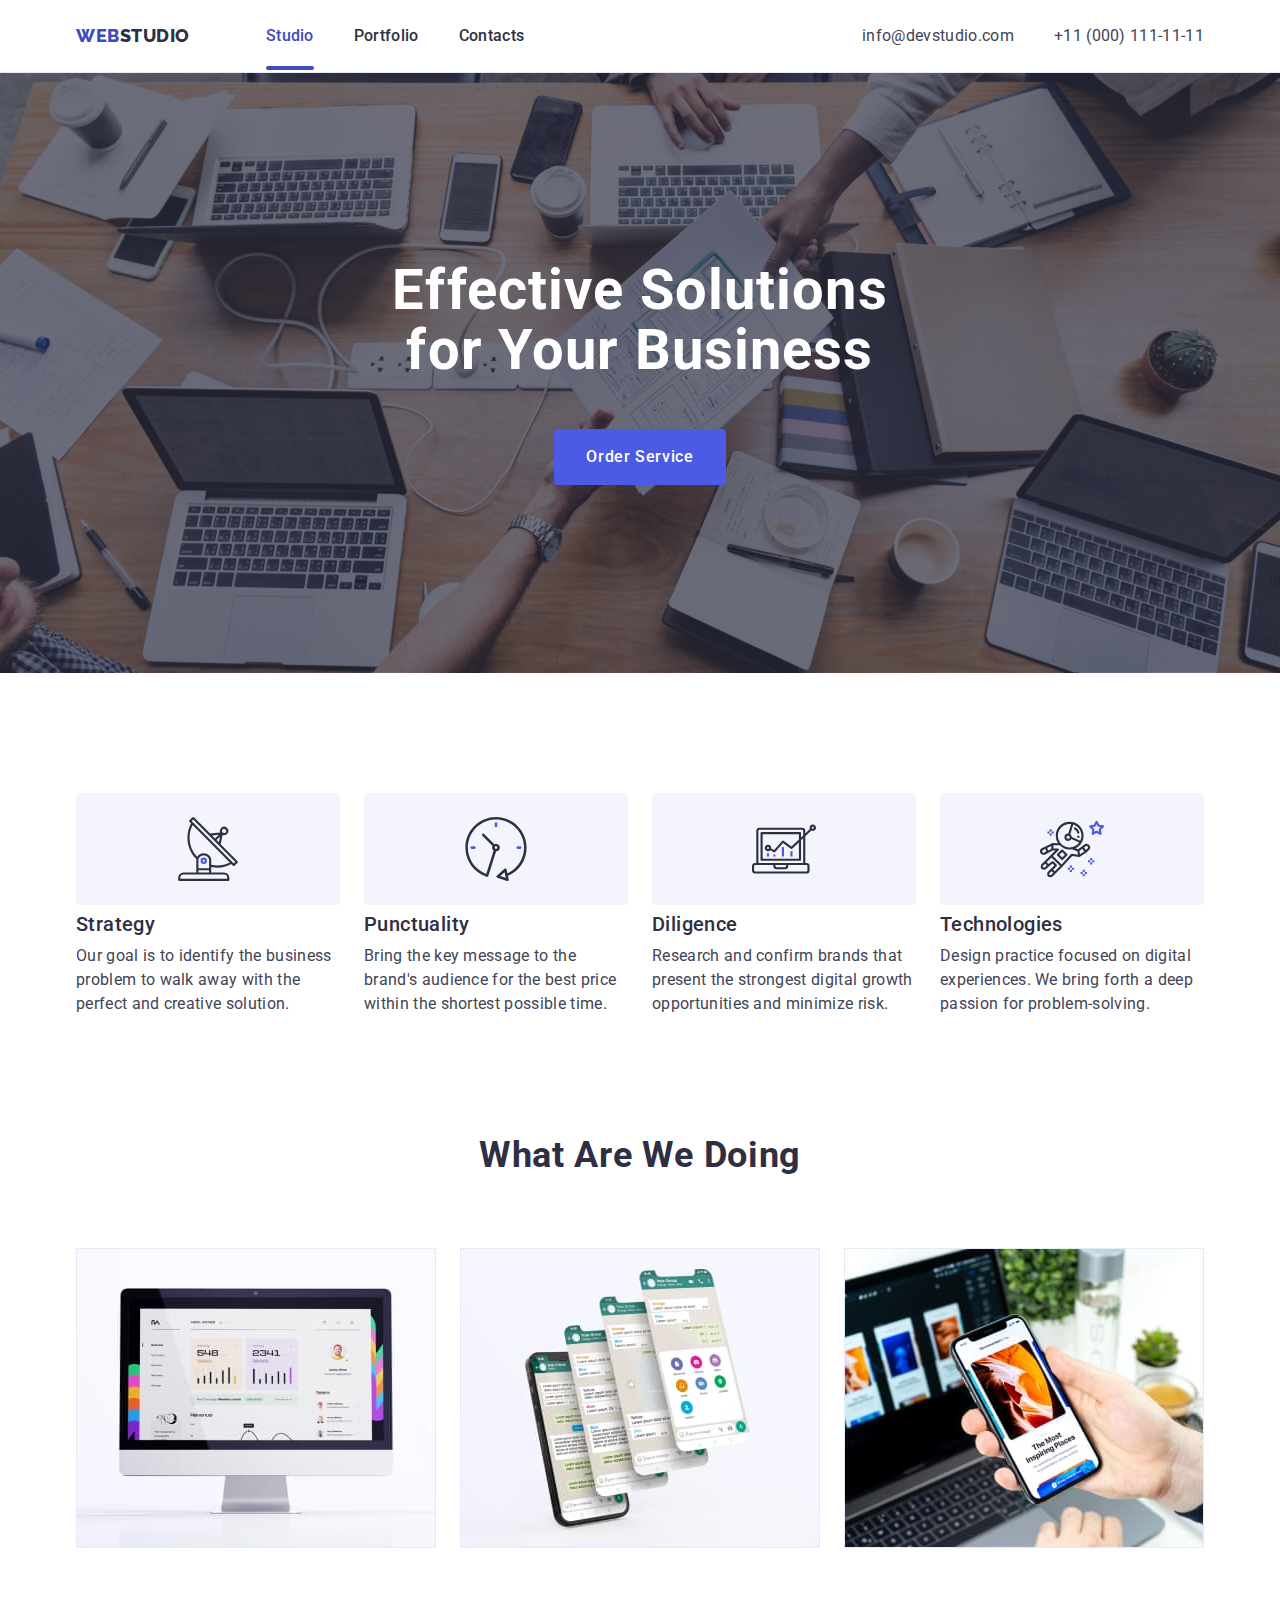
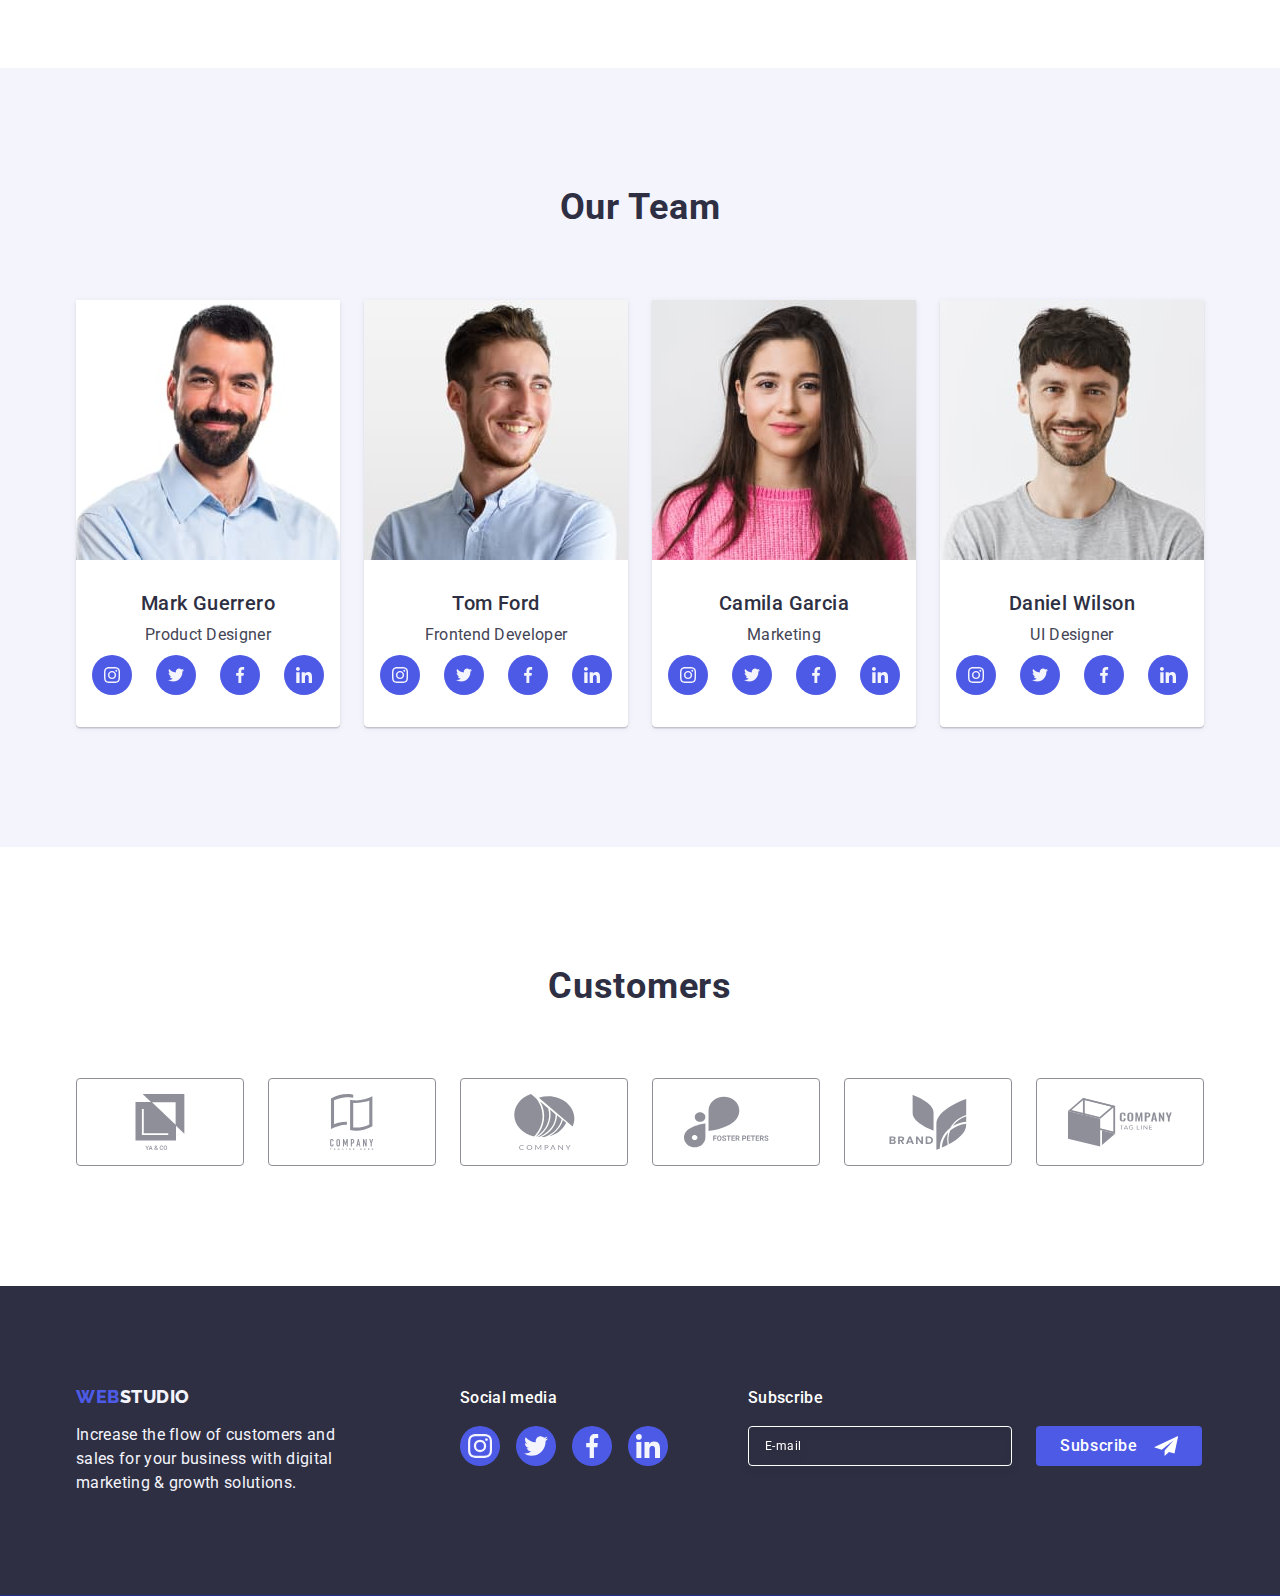
<file: index.html>
<!DOCTYPE html>
<html lang="en">
<head>
    <meta charset="UTF-8">
    <meta http-equiv="X-UA-Compatible" content="IE=edge">
    <meta name="viewport" content="width=device-width, initial-scale=1.0">
    <title>Homework #2</title>
    <link rel="preconnect" href="https://fonts.googleapis.com">
    <link rel="preconnect" href="https://fonts.gstatic.com" crossorigin>
    <link href="https://fonts.googleapis.com/css2?family=Montserrat:wght@700&family=Raleway:wght@800&family=Roboto:wght@400;500;700;900&display=swap" rel="stylesheet">
    <link rel="stylesheet" href="https://cdnjs.cloudflare.com/ajax/libs/modern-normalize/1.1.0/modern-normalize.min.css">
    <link rel="stylesheet" href="./css/styles.css">
    <link rel="stylesheet" type="text/css" href="./css/styles.css">
    
</head>


<body class="body">
  
    <header class="page-header">
      <div class="page-header-container container">
        <nav class="page-navigation">
          <a class="page-header-logo link " href="./index.html">Web<span class="span">Studio</span></a>
          
          <ul class="header-menu list">
            <li><a class="header-menu-list link line new-color" href="./index.html">Studio</a></li>
            <li ><a class="header-menu-list link " href="./portfolio.html">Portfolio</a></li>
            <li ><a class="header-menu-list link " href="" >Contacts</a></li>
          </ul>
          </nav>
          <address class="adress">
            <ul class="adress-header list">
              <li><a class="adress-contact-mail link " href="mailto:info@devstudio.com">info@devstudio.com</a></li>
              <li><a class="adress-contact-mail link " href="tel:+110001111111">+11 (000) 111-11-11</a></li>
            </ul>
          </address>
      </div>
    </header>
    
    
 

    <main class="main-page">
      <section class="first-section section">
        <div class="container">
              <h1 class="main-header">Effective Solutions
              for Your Business</h1>
              <button class="modal-open-btn" type="button" data-modal-open>
                Order Service
              </button>   
            </div>
      </section>
<!-- new -->
  

      <section class="secend-section section">
        <div class="container">
        <h2 class="feateres" hidden>features</h2>
        <ul class="list gap-secend">
          <li class="secent-section-block-first list">
            <div class="new-secend-div">
            <svg class="secend-section-box" aria-label="іконка антенна" width="64" height="64">
              <use  href="./images/icons.svg#icon-antenna"  class="secend-section-icon" ></use>
             </svg>
            </div>
            <h3 class="satellite header-text">Strategy</h3>
            <p class="text-rob">Our goal is to identify the business
              problem to walk away with the perfect and creative solution. </p>
          </li>

          <li class="secent-section-block-first list">
            <div class="new-secend-div">
            <svg class="secend-section-box" aria-label="іконка часи" width="64" height="64" >
              <use  href="./images/icons.svg#icon-clock"  class="secend-section-icon" ></use>
             </svg>
            </div>
             <h3 class="satellite header-text">Punctuality</h3>
            <p class="text-rob">Bring the key message to the brand's audience for the best price within the shortest possible time.</p>
          </li>

          <li class="secent-section-block-first list">
            <div class="new-secend-div">
            <svg class="secend-section-box" aria-label="іконка діаграма" width="64" height="64">
              <use  href="./images/icons.svg#icon-diagram"  class="secend-section-icon" ></use>
             </svg>
            </div>
             <h3 class="header-text">Diligence</h3>
            <p class="text-rob">Research and confirm brands that present the strongest digital growth opportunities and minimize risk.</p>
          </li>

          <li class="secent-section-block-first list">
            <div class="new-secend-div">
            <svg class="secend-section-box" aria-label="іконка астронафт" width="64" height="64">
              <use  href="./images/icons.svg#icon-astronaut"  class="secend-section-icon" ></use>
             </svg>
            </div>
             <h3 class="header-text">Technologies</h3>
            <p class="text-rob">Design practice focused on digital experiences. We bring forth a deep passion for problem-solving.</p>
          </li>
        </ul>
        </div>
      </section>

      <section class="three-section section">
        <div class="container">
        <h2 class="header-section-three">What are we doing</h2>
        <ul class="three-section-page list">
          <li class="list-one">
            <img class="three-section-img-one" src="./images/section1/squoosh/mac.jpg" 
            alt="sites"
            height="300"
            width="360">
          </li>

          <li class="list-one">
            <img class="three-section-img-two" src="./images/section1/squoosh/tel.jpg" 
            alt="applications"
            height="300"
            width="360">
          </li>

          <li class="list-one">
            <img class="three-section-img-three" src="./images/section1/squoosh/laptor.jpg" 
            alt="synchronization"
            height="300"
            width="360">
          </li>
        </ul>
      </div>
      </section>

      <section class="four-section section">
        <div class="container">
        <h2 class="header-section-four">Our Team</h2>
        <ul class="four-section-assembly list">
          <li class="four-section-assembly-list-one">
            <img  src="./images/person/squoosh/mark.jpg"
             alt="Mark Guerrero"
             width="264"
             height="260">
             <div class="container-for-workers">
             <h3 class="header-text header-plus">Mark Guerrero</h3>
             <p class="text-rob text-plus">Product Designer</p>
             <ul class="social-list list">
              <li class="social-list-item">
                <a href="" class="social-list-link">
                  <svg class="social-list-icon" aria-label="іконка інстаграмм" width="16" height="16">
                   <use href="./images/icons.svg#icon-instagram"></use>
                  </svg>
                </a>
              </li>
              <li class="social-list-item">
                <a href="" class="social-list-link">
                  <svg class="social-list-icon" aria-label="іконка твітер" width="16" height="16">
                   <use href="./images/icons.svg#icon-twitter"></use>
                  </svg>
                </a>
              </li>
              <li class="social-list-item">
                <a href="" class="social-list-link">
                  <svg class="social-list-icon " aria-label="іконка фейсбук" width="16" height="16">
                   <use href="./images/icons.svg#icon-facebook"></use>
                  </svg>
                </a>
              </li>
              <li class="social-list-item">
                <a href="" class="social-list-link">
                  <svg class="social-list-icon" aria-label="іконка ін" width="16" height="16">
                   <use href="./images/icons.svg#icon-linkedin"></use>
                  </svg>
                </a>
              </li>
             </ul>
             </div>
          </li>
          <li class="four-section-assembly-list-one">
            <img  src="./images/person/squoosh/tom.jpg" 
            alt="Tom Ford"
            width="264"
             height="260">
             <div class="container-for-workers">
            <h3 class="header-text header-plus">Tom Ford</h3>
            <p class="text-rob text-plus">Frontend Developer</p>
            <ul class="social-list list">
              <li class="social-list-item">
                <a href="" class="social-list-link">
                  <svg class="social-list-icon" aria-label="іконка інстаграмм" width="16" height="16">
                   <use href="./images/icons.svg#icon-instagram"></use>
                  </svg>
                </a>
              </li>
              <li class="social-list-item">
                <a href="" class="social-list-link">
                  <svg class="social-list-icon" aria-label="іконка твітер" width="16" height="16">
                   <use href="./images/icons.svg#icon-twitter"></use>
                  </svg>
                </a>
              </li>
              <li class="social-list-item">
                <a href="" class="social-list-link">
                  <svg class="social-list-icon " aria-label="іконка фейсбук" width="16" height="16">
                   <use href="./images/icons.svg#icon-facebook"></use>
                  </svg>
                </a>
              </li>
              <li class="social-list-item">
                <a href="" class="social-list-link">
                  <svg class="social-list-icon" aria-label="іконка ін" width="16" height="16">
                   <use href="./images/icons.svg#icon-linkedin"></use>
                  </svg>
                </a>
              </li>
             </ul>
          </div>
            </li>
          <li class="four-section-assembly-list-one" >
            <img src="./images/person/squoosh/camila.jpg" 
            alt="Camila Garcia"
            width="264"
             height="260">
             <div class="container-for-workers">
            <h3 class="header-text header-plus">Camila Garcia</h3>
            <p class="text-rob text-plus">Marketing</p>
            <ul class="social-list list">
              <li class="social-list-item">
                <a href="" class="social-list-link">
                  <svg class="social-list-icon" aria-label="іконка інстаграмм" width="16" height="16">
                   <use href="./images/icons.svg#icon-instagram"></use>
                  </svg>
                </a>
              </li>
              <li class="social-list-item">
                <a href="" class="social-list-link">
                  <svg class="social-list-icon" aria-label="іконка твітер" width="16" height="16">
                   <use href="./images/icons.svg#icon-twitter"></use>
                  </svg>
                </a>
              </li>
              <li class="social-list-item">
                <a href="" class="social-list-link">
                  <svg class="social-list-icon " aria-label="іконка фейсбук" width="16" height="16">
                   <use href="./images/icons.svg#icon-facebook"></use>
                  </svg>
                </a>
              </li>
              <li class="social-list-item">
                <a href="" class="social-list-link">
                  <svg class="social-list-icon" aria-label="іконка ін" width="16" height="16">
                   <use href="./images/icons.svg#icon-linkedin"></use>
                  </svg>
                </a>
              </li>
             </ul>
          </div>
          </li>
          <li class="four-section-assembly-list-one">
            <img src="./images/person/squoosh/daniel.jpg"
             alt="Daniel Wilson"
             width="264"
             height="260">
             <div class="container-for-workers">
             <h3 class="header-text header-plus">Daniel Wilson</h3>
             <p class="text-rob text-plus">UI Designer</p>
             <ul class="social-list list">
              <li class="social-list-item">
                <a href="" class="social-list-link">
                  <svg class="social-list-icon" aria-label="іконка інстаграмм" width="16" height="16">
                   <use href="./images/icons.svg#icon-instagram"></use>
                  </svg>
                </a>
              </li>
              <li class="social-list-item">
                <a href="" class="social-list-link">
                  <svg class="social-list-icon" aria-label="іконка твітер" width="16" height="16">
                   <use href="./images/icons.svg#icon-twitter"></use>
                  </svg>
                </a>
              </li>
              <li class="social-list-item">
                <a href="" class="social-list-link">
                  <svg class="social-list-icon " aria-label="іконка фейсбук" width="16" height="16">
                   <use href="./images/icons.svg#icon-facebook"></use>
                  </svg>
                </a>
              </li>
              <li class="social-list-item">
                <a href="" class="social-list-link">
                  <svg class="social-list-icon" aria-label="іконка ін" width="16" height="16">
                   <use href="./images/icons.svg#icon-linkedin"></use>
                  </svg>
                </a>
              </li>
             </ul>
            </div>
          </li>
        </ul>
      </div>
      </section>

      <section class="work-four-secend">
        <div class="container">
          <h2 class="customers">Customers</h2>
        <ul class="list customers-list">
          <li class="customers-link-item">
            <a class="customers-link-ic" href="" >
              <svg class="social-list-ic" aria-label="іконка ін" width="104" height="56">
                <use href="./images/icons.svg#icon-logo1"></use>
               </svg>
            </a>
          </li>
          <li class="customers-link-item">
            <a class="customers-link-ic" href="" >
              <svg class="social-list-ic" aria-label="іконка ін" width="104" height="56">
                <use href="./images/icons.svg#icon-logo2"></use>
               </svg>
            </a>
          </li>
          <li class="customers-link-item">
            <a class="customers-link-ic" href="">
              <svg class="social-list-ic" aria-label="іконка ін" width="104" height="56">
                <use href="./images/icons.svg#icon-logo3"></use>
               </svg>
            </a>
          </li>
          <li class="customers-link-item">
            <a class="customers-link-ic" href="">
              <svg class="social-list-ic" aria-label="іконка ін" width="104" height="56">
                <use href="./images/icons.svg#icon-logo4"></use>
               </svg>
            </a>
          </li>
          <li class="customers-link-item">
            <a class="customers-link-ic" href="" >
              <svg class="social-list-ic" aria-label="іконка ін" width="104" height="56">
                <use href="./images/icons.svg#icon-logo5"></use>
               </svg>
            </a>
          </li>
          <li class="customers-link-item">
            <a  class="customers-link-ic" href="" >
              <svg class="social-list-ic" aria-label="іконка ін" width="104" height="56">
                <use href="./images/icons.svg#icon-logo6"></use>
               </svg>
            </a>
          </li>
        </ul>
      </div>
      </section>      
    </main>

    <footer class="our-footer-end">
      <div class="footer-div container">
        <div class="footer-div-one">
      <a class="our-footer-a link " href="./index.html">Web<span class="our-footer-a-span">Studio</span></a>
      <p class="text-footer">Increase the flow of customers and sales for your business with digital marketing & growth solutions.</p>
    </div>
    <div class="footer-dav-two">
      <p class="p-social-media">Social media</p>
      <ul class="ul-social-media list">
        <li class="li-social-media">
          <a href="" class="a-socail-media">
            <svg  aria-label="іконка ін" width="24" height="24" class="footer-list-icon">
              <use href="./images/icons.svg#icon-instagram"></use>
            </svg>
          </a>
        </li>
        <li class="li-social-media">
          <a href="" class="a-socail-media">
            <svg aria-label="іконка ін" width="24" height="24" class="footer-list-icon">
              <use href="./images/icons.svg#icon-twitter"></use>
            </svg>
          </a>
        </li>
        <li class="li-social-media">
          <a href="" class="a-socail-media">
            <svg aria-label="іконка ін" width="24" height="24" class="footer-list-icon">
              <use href="./images/icons.svg#icon-facebook"></use>
            </svg>
          </a>
        </li>
        <li class="li-social-media">
          <a href="" class="a-socail-media">
            <svg aria-label="іконка ін" width="24" height="24" class="footer-list-icon">
              <use href="./images/icons.svg#icon-linkedin"></use>
            </svg>
          </a>
        </li>
      </ul>
    </div>
    <div class="footer-dav-three">
      <p class="footer-div-three-p">Subscribe</p>

      <form class="modal-contact-form-footer">
        <label class="modal-contact-label-wrapper">
          <input class="footer-contact-form-input" type="email" placeholder="E-mail" name="email" required
            pattern="[a-zA-Z0-9._%+-]+@[a-zA-Z0-9.-]+\.[a-zA-Z]{2,}">
        </label>
        <button type="submit" class="contact-button-subscribe">
          Subscribe
          <svg aria-label="іконка sent" width="24" height="24" class="footer-sent-icon" style="margin-left: 16px;">
            <use href="./images/icons.svg#icon-send"></use>
          </svg>
        </button>
      </form>
    </div>
    </div>
    </footer>


    <div class="backdrop is-hidden" data-modal>
      <div class="modal">
          <button type="button" class="modal-class-button" data-modal-close>
          <svg class="modal-close-icon" width="8" height="8">
            <use href="./images/icons.svg#icon-Vector-4"></use>
          </svg>
          </button>
          <p class="form-modal-window-p">Leave your contacts and we will call you back</p>
          <form class="modal-contact-form">
            <div class="modal-div-form-contact">
              <label class="modal-contact-form-field-wrapper" for="user-name">Name</label>
              <div class="contact-form-input-wraper">
                <input class="contact-form-input" id="user-name" type="text" name="user-name" required
                  pattern="[a-zA-Zа-яА-ЯїЇіІєЄ']+">
                <svg aria-label="іконка ін" width="18" height="24" class="form-class-svg">
                  <use href="./images/icons.svg#icon-name"></use>
                </svg>
              </div>
            </div>
    
            <div class="modal-div-form-contact">
              <label class="modal-contact-form-field-wrapper" for="user-tel">Phone</label>
              <div class="contact-form-input-wraper">
                <input class="contact-form-input" type="tel" id="user-tel" name="user_tel" required
                  pattern="[0-9]{3}-[0-9]{3}-[0-9]{2}-[0-9]{2}" title="xxx-xxx-xx-xx">
                <svg aria-label="іконка ін" width="18" height="24" class="form-class-svg">
                  <use href="./images/icons.svg#icon-tell"></use>
                </svg>
              </div>
            </div>
    
            <div class="modal-div-form-contact">
              <label class="modal-contact-form-field-wrapper" for="user-email">Email</label>
              <div class="contact-form-input-wraper">
                <input class="contact-form-input" type="email" name="email" required id="user-email"
                  pattern="[a-zA-Z0-9._%+-]+@[a-zA-Z0-9.-]+\.[a-zA-Z]{2,}">
                <svg aria-label="іконка ін" width="18" height="24" class="form-class-svg">
                  <use href="./images/icons.svg#icon-email"></use>
                </svg>
              </div>
            </div>
    
            <div class="contact-from-message-comment">
              <label class="modal-contact-form-field-wrapper" for="user-comment">Comment</label>
              <textarea class="contact-from-message" name="user-comment" id="user-comment"
                placeholder="Text input"></textarea>
            </div>
    
            <div class="checkbox-div-form">
              <input class="visually-hidden" type="checkbox" name="user-privacy" required id="user-privacy" value="true">
              <label class="contact-form-checkbox-wrapper" for="user-privacy">
                <span class="span-checkbox-form-private">
                  <svg aria-label="іконка g" width="10" height="8" class="form-class-checkbox-svg">
                    <use href="./images/icons.svg#icon-checkmark"></use>
                  </svg>
                </span>
                I accept the terms and conditions of the
                <a href="" class="contact-form-checkbox-wrapper-a">Privacy Policy</a>
              </label>
            </div>
    
            <button type="submit" class="contact-form-submit">Send</button>
          </form>
          
        </div>
      </div>
    
    <script src="./js/modal.js"></script>
</body>

</html>
</file>
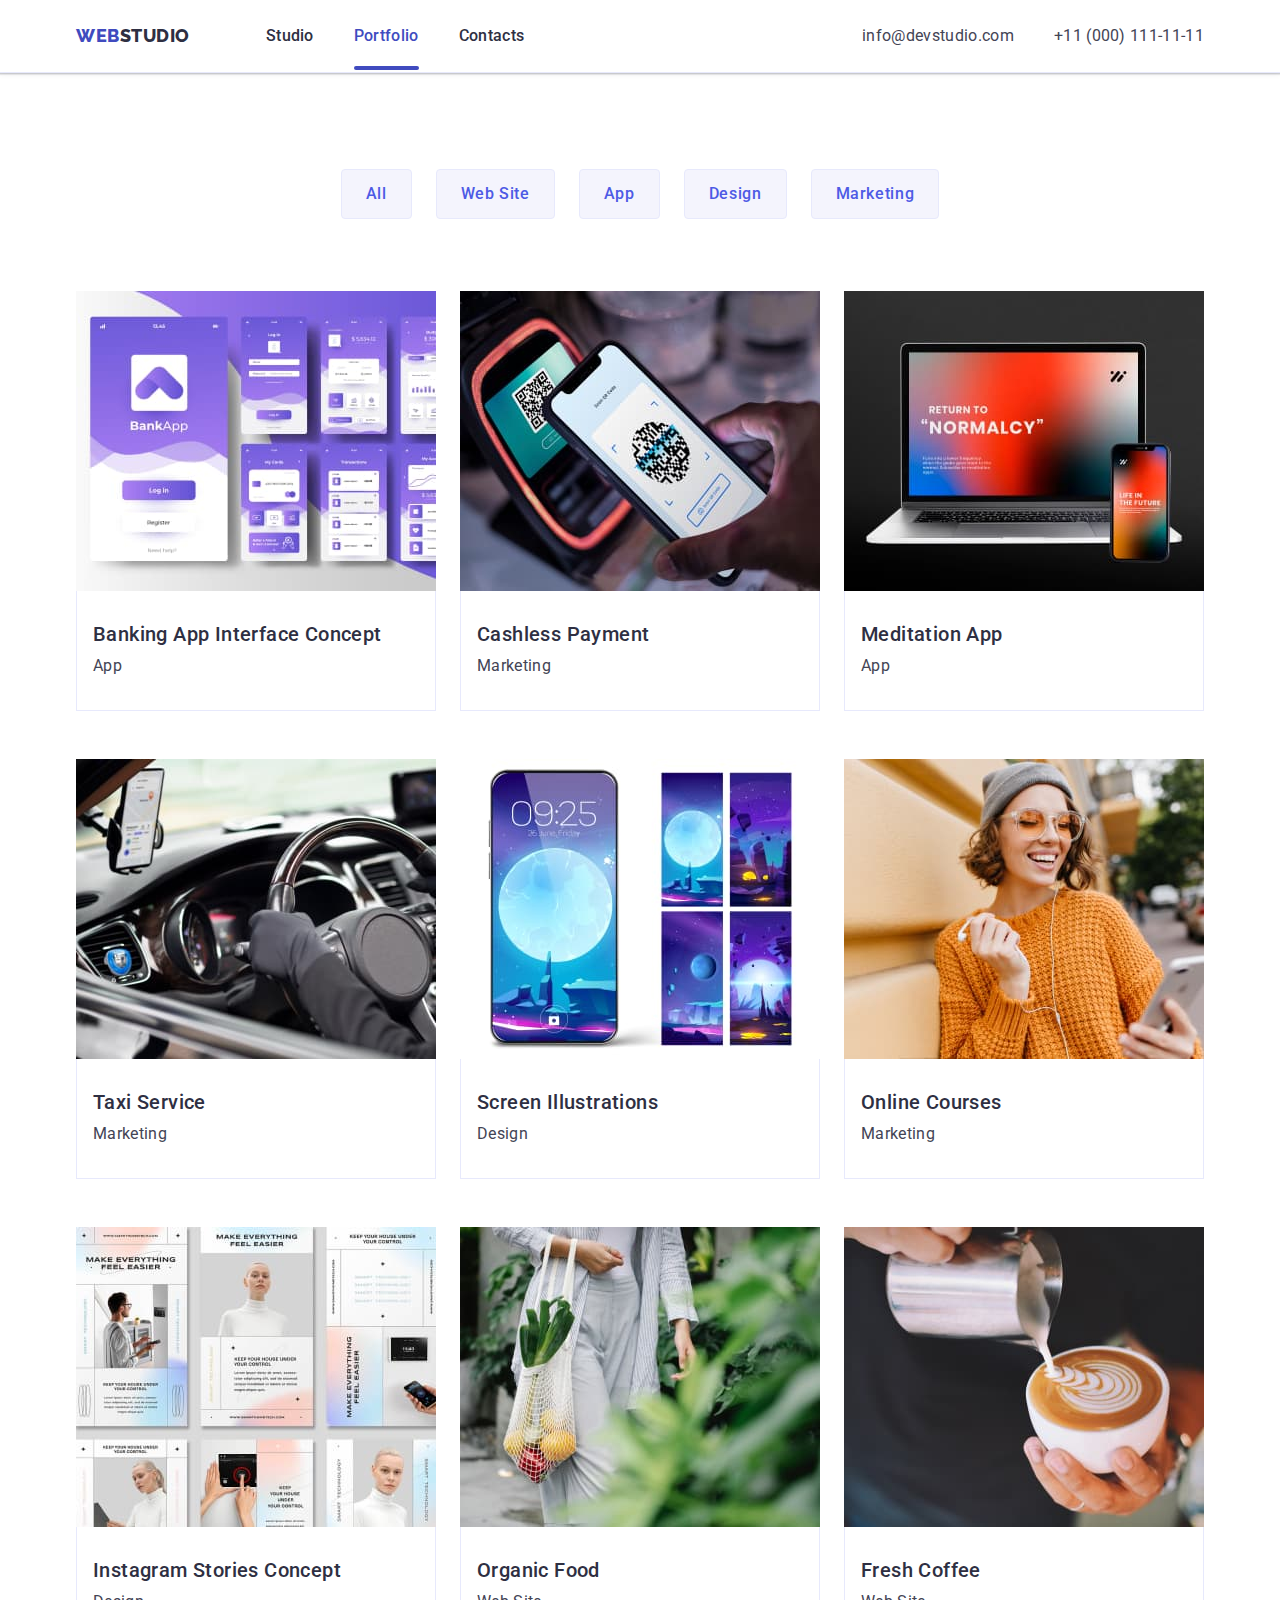
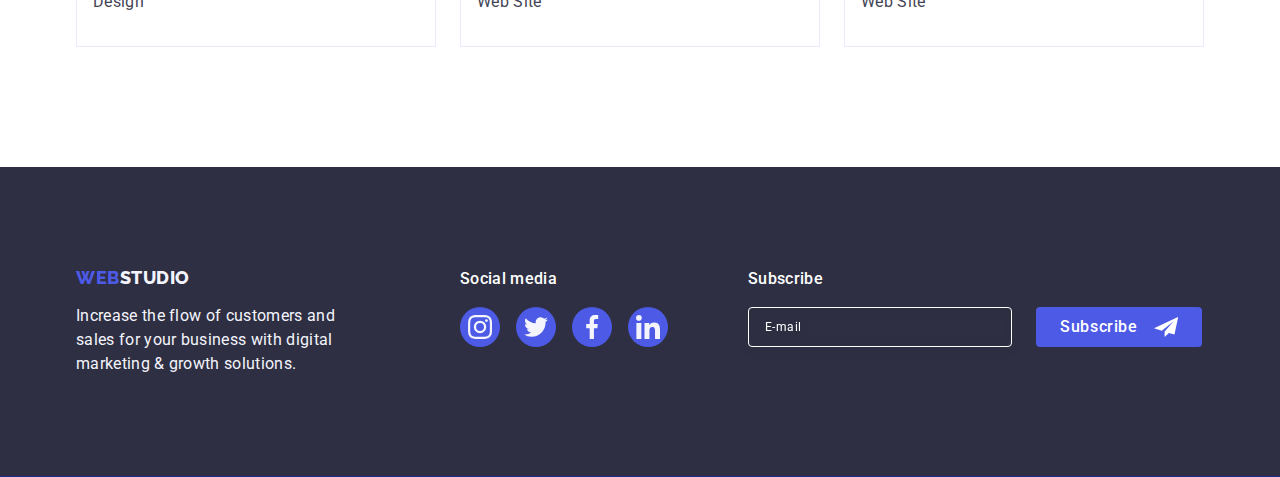
<file: portfolio.html>
<!DOCTYPE html>
<html lang="en">
<head>
    <meta charset="UTF-8">
    <meta http-equiv="X-UA-Compatible" content="IE=edge">
    <meta name="viewport" content="width=device-width, initial-scale=1.0">
    <title>Портфоліо</title>
    <link rel="preconnect" href="https://fonts.googleapis.com">
    <link rel="preconnect" href="https://fonts.gstatic.com" crossorigin>
    <link href="https://fonts.googleapis.com/css2?family=Montserrat:wght@700&family=Raleway:wght@800&family=Roboto:wght@400;500;700;900&display=swap"
 rel="stylesheet">
 <link rel="stylesheet" href="https://cdnjs.cloudflare.com/ajax/libs/modern-normalize/1.1.0/modern-normalize.min.css">
    <link rel="stylesheet" href="./css/styles.css">
</head>


<body class="body">
  <header class="page-header">
    <div class="page-header-container container">
      <nav class="page-navigation">
        <a class="page-header-logo link " href="./index.html">Web<span class="span">Studio</span></a>
        
        <ul class="header-menu list">
          <li><a class="header-menu-list link  " href="./index.html">Studio</a></li>
          <li ><a class="header-menu-list link line new-color" href="./portfolio.html">Portfolio</a></li>
          <li ><a class="header-menu-list link " href="" >Contacts</a></li>
        </ul>
        </nav>
        <address class="adress">
          <ul class="adress-header list">
            <li><a class="adress-contact-mail link" href="mailto:info@devstudio.com">info@devstudio.com</a></li>
            <li><a class="adress-contact-mail link" href="tel:+110001111111">+11 (000) 111-11-11</a></li>
          </ul>
        </address>
    </div>
  </header>
  
  

      <main>
  <!-- 1 -->
      <section class="port-first-section section">
        <div class="container">
        <h1 hidden>fea</h1>
        <ul class="buttons-list list">
            <li><button class="bts-one link shadow-click" type="button">All</button></li>
            <li><button class="bts-one link shadow-click" type="button">Web Site</button></li>
            <li><button class="bts-one link shadow-click" type="button">App</button></li>
            <li><button class="bts-one link shadow-click" type="button">Design</button></li>
            <li><button class="bts-one link shadow-click" type="button">Marketing</button></li>
        </ul>

        <ul class="workers list">
         <li class="workers-li shadow-click">
          <a class="link a-shadow-portfolio" href="#">
            <div class="employees-list-img-wrapper">
            <img src="./images/portfolio/project-card1/squoosh/bankapp.jpg"  alt="bankapp" height="300" width="360">
            <p class="text-rob overlay">14 Stylish and User-Friendly App Design Concepts · Task Manager App · Calorie Tracker App · Exotic Fruit Ecommerce App ·
            Cloud Storage App</p>
            </div>
            <div class="container-works">
            <h2 class="header-text">Banking App Interface Concept</h2>
            <p class="text-rob">App</p></div>
          </a>
          </li>

         <li class="workers-li shadow-click">
            <a class="link a-shadow-portfolio" href="#">
              <div class="employees-list-img-wrapper">
            <img src="./images/portfolio/project-card2/squoosh/qrcode.jpg" alt="qrcode" height="300" width="360">
            <p class="text-rob overlay">14 Stylish and User-Friendly App Design Concepts · Task Manager App · Calorie Tracker App ·
              Exotic Fruit Ecommerce App ·
              Cloud Storage App</p>
            </div>
            <div class="container-works">
           <h2 class="header-text">Cashless Payment</h2>
           <p class="text-rob">Marketing</p></div>
         </a>
         </li>

         <li class="workers-li shadow-click">
            <a class="link a-shadow-portfolio" href="#">
              <div class="employees-list-img-wrapper">
            <img src="./images/portfolio/project-card3/squoosh/lap-tel.jpg" alt="lap-tel" height="300" width="360">
            <p class="text-rob overlay">14 Stylish and User-Friendly App Design Concepts · Task Manager App · Calorie Tracker App ·
              Exotic Fruit Ecommerce App ·
              Cloud Storage App</p>
            </div>
            <div class="container-works">
           <h2 class="header-text">Meditation App</h2>
           <p class="text-rob">App</p></div>
         </a>
         </li>

         <li class="workers-li shadow-click">
            <a class="link a-shadow-portfolio" href="#">
              <div class="employees-list-img-wrapper">
            <img src="./images/portfolio/project-card4/squoosh/drive.jpg" alt="blog" height="300" width="360">
            <p class="text-rob overlay">14 Stylish and User-Friendly App Design Concepts · Task Manager App · Calorie Tracker App ·
              Exotic Fruit Ecommerce App ·
              Cloud Storage App</p>
            </div>
            <div class="container-works">
           <h2 class="header-text">Taxi Service</h2>
           <p class="text-rob">Marketing</p></div>
         </a>
         </li>

         <li class="workers-li shadow-click">
            <a class="link a-shadow-portfolio" href="#">
              <div class="employees-list-img-wrapper">
            <img src="./images/portfolio/project-card5/squoosh/sk.jpg" alt="restaurant" height="300" width="360">
            <p class="text-rob overlay">14 Stylish and User-Friendly App Design Concepts · Task Manager App · Calorie Tracker App ·
              Exotic Fruit Ecommerce App ·
              Cloud Storage App</p>
            </div>
            <div class="container-works">
           <h2 class="header-text">Screen Illustrations</h2>
           <p class="text-rob">Design</p></div>
         </a>
         </li>

         <li class="workers-li shadow-click">
            <a class="link a-shadow-portfolio" href="#">
              <div class="employees-list-img-wrapper">
            <img src="./images/portfolio/project-card6/squoosh/girl.jpg" alt="fitness" height="300" width="360">
            <p class="text-rob overlay">14 Stylish and User-Friendly App Design Concepts · Task Manager App · Calorie Tracker App ·
              Exotic Fruit Ecommerce App ·
              Cloud Storage App</p>
            </div>
            <div class="container-works">
           <h2 class="header-text">Online Courses</h2>
           <p class="text-rob">Marketing</p></div>
         </a>
         </li >
         <li class="workers-li shadow-click">
            <a class="link a-shadow-portfolio" href="#">
              <div class="employees-list-img-wrapper">
            <img src="./images/portfolio/project-card7/squoosh/shab.jpg" alt="shab" height="300" width="360">
            <p class="text-rob overlay">14 Stylish and User-Friendly App Design Concepts · Task Manager App · Calorie Tracker App ·
              Exotic Fruit Ecommerce App ·
              Cloud Storage App</p>
            </div>
            <div class="container-works">
            <h2 class="header-text">Instagram Stories Concept</h2>
            <p class="text-rob">Design</p></div></a>
         </li>
         <li class="workers-li shadow-click">
            <a class="link a-shadow-portfolio" href="#">
              <div class="employees-list-img-wrapper">
            <img src="./images/portfolio/project-card8/squoosh/fee.jpg" alt="fee" height="300" width="360">
            <p class="text-rob overlay">14 Stylish and User-Friendly App Design Concepts · Task Manager App · Calorie Tracker App ·
              Exotic Fruit Ecommerce App ·
              Cloud Storage App</p>
            </div>
            <div class="container-works">
            <h2 class="header-text">Organic Food</h2>
            <p class="text-rob">Web Site</p></div></a>
         </li>
         <li class="workers-li shadow-click">
            <a class="link a-shadow-portfolio" href="#">
              <div class="employees-list-img-wrapper">
           <img src="./images/portfolio/project-card9/squoosh/coffee.jpg" alt="coffee" height="300" width="360">
          <p class="text-rob overlay">14 Stylish and User-Friendly App Design Concepts · Task Manager App · Calorie Tracker App ·
            Exotic Fruit Ecommerce App ·
            Cloud Storage App</p>
          </div>
           <div class="container-works">
            <h2 class="header-text">Fresh Coffee</h2>
            <p class="text-rob">Web Site</p></div></a>
         </li>
      </ul>
     </div>
      </section>
    </main>

  <footer class="our-footer-end">
    <div class="footer-div container">
      <div class="footer-div-one">
        <a class="our-footer-a link " href="./index.html">Web<span class="our-footer-a-span">Studio</span></a>
        <p class="text-footer">Increase the flow of customers and sales for your business with digital marketing & growth
          solutions.</p>
      </div>
      <div class="footer-dav-two">
        <p class="p-social-media">Social media</p>
        <ul class="ul-social-media list">
          <li class="li-social-media">
            <a href="" class="a-socail-media">
              <svg aria-label="іконка ін" width="24" height="24" class="footer-list-icon">
                <use href="./images/icons.svg#icon-instagram"></use>
              </svg>
            </a>
          </li>
          <li class="li-social-media">
            <a href="" class="a-socail-media">
              <svg aria-label="іконка ін" width="24" height="24" class="footer-list-icon">
                <use href="./images/icons.svg#icon-twitter"></use>
              </svg>
            </a>
          </li>
          <li class="li-social-media">
            <a href="" class="a-socail-media">
              <svg aria-label="іконка ін" width="24" height="24" class="footer-list-icon">
                <use href="./images/icons.svg#icon-facebook"></use>
              </svg>
            </a>
          </li>
          <li class="li-social-media">
            <a href="" class="a-socail-media">
              <svg aria-label="іконка ін" width="24" height="24" class="footer-list-icon">
                <use href="./images/icons.svg#icon-linkedin"></use>
              </svg>
            </a>
          </li>
        </ul>
      </div>
      <div class="footer-dav-three">
        <p class="footer-div-three-p">Subscribe</p>
  
        <form class="modal-contact-form-footer">
          <label class="modal-contact-label-wrapper">
            <input class="footer-contact-form-input" type="email" placeholder="E-mail" name="email" required
              pattern="[a-zA-Z0-9._%+-]+@[a-zA-Z0-9.-]+\.[a-zA-Z]{2,}">
          </label>
          <button type="submit" class="contact-button-subscribe">
            Subscribe
            <svg aria-label="іконка sent" width="24" height="24" class="footer-sent-icon" style="margin-left: 16px;">
              <use href="./images/icons.svg#icon-send"></use>
            </svg>
          </button>
        </form>
      </div>
    </div>
  </footer>

 
</body>
</html>
</file>
<file: css/styles.css>
:root {
    --main-font-family: "Roboto", sans-serif;
    --secondary-front-family: "Roleway", sans-serif;
    --primary-text-color: #2E2F42;
    --title-text-color: #434455;
    --primary-bg-color: #FFFFFF;
    --secondary-bg-color: #F4F4FD;
    --accent-color: #4D5AE5;
    --btn-hover-color: #404bbf;}

    h1, h2, h3, h4, h5, h6, p, ul {
        margin: 0;
        padding: 0;}
      
    ul, ol {
        margin-top: 0;
        margin-bottom: 0;
        padding-left: 0;}
    
    .list {list-style: none;
        display: flex;}
        
.link {text-decoration: none;}

*, ::after, ::before {
    box-sizing: border-box;}
    

.adress {font-style: normal;}
[adress]{display: block;}

.pading-bottom-zero {padding-bottom: 0;} 

.body {
font-family: "Roboto", sans-serif;
background-color:var(--primary-bg-color);
color: var(--title-text-color);
background: var(--primary-bg-color);
border-bottom: 1px solid #222c8d;}

.page-header {
    background-color: var(--primary-bg-color);
    border-bottom: 1px solid #e7e9fc;
    box-shadow:0px 2px 1px rgba(46, 47, 66, 0.08), 0px 1px 1px rgba(46, 47, 66, 0.16), 0px 1px 6px rgba(46, 47, 66, 0.08);}

.container {
    width: 1158px;
    padding-left: 15px;
    padding-right: 15px;
    margin: 0 auto;}


.page-header-container {
    display: flex;
    justify-content: space-between;}

.page-navigation {
align-items: center;
display: flex;
flex-direction: row;
padding: 0px;}

.main-header {
font-family: 'Roboto', sans-serif;
font-style: normal;
font-weight: 700;
font-size: 56px;
line-height: 1.07;
letter-spacing: 0.02em;
color: var(--primary-bg-color);
max-width: 496px;
text-align: center;
margin: 0 auto 48px auto;}
    
.text-rob {font-family: 'Roboto', sans-serif;
font-style: normal;
font-weight: 400;
font-size: 16px;
line-height: 1.5;
letter-spacing: 0.02em;
color: var(--title-text-color);}

.header-text {
font-family: 'Roboto', sans-serif;
font-style: normal;
font-weight: 500;
font-size: 20px;
text-align: start;
letter-spacing: 0.02em;
color: var(--primary-text-color);
margin-bottom: 8px}

.page-header-logo {
font-family: 'Raleway', sans-serif;
font-weight: 800;
font-size: 18px;
line-height: 21px;
line-height: 1.17;
display: flex;
align-items: center;
letter-spacing: 0.03em;
text-transform: uppercase;
color: #404bbf;
flex-direction: row;
margin-right: 76px;
padding: 24px 0 24px 0;
transition:color 250ms cubic-bezier(0.4, 0, 0.2, 1);}

.our-footer-a {
    font-family: 'Raleway', sans-serif;
font-weight: 800;
font-size: 18px;
line-height: 21px;
line-height: 1.17;
display: inline-block;
align-items: center;
letter-spacing: 0.03em;
text-transform: uppercase;
color: var(--accent-color);
flex-direction: row;
margin-bottom: 16px;
transition : background-color 250ms cubic-bezier(0.4, 0, 0.2, 1); 
}

.page-header-logo>span {color:var(--primary-text-color);}

.our-footer-a-span {color: var(--secondary-bg-color);}

.header-menu {
display: flex;
flex-direction: row;
align-items: flex-start;
padding: 24px 0 24px 0;
gap: 40px;}


.header-menu-list {
    position: relative;
    font-weight: 500;
    font-size: 16px;
    line-height: 1.5;
    letter-spacing: 0.02em;
    color: var(--primary-text-color);
    padding: 24px 0;
    
    transition :color 250ms cubic-bezier(0.4, 0, 0.2, 1); }

.header-menu-list:hover,
.header-menu-list:focus {color: var(--btn-hover-color);}

.line::after{
    content: "";
    position: absolute;
    width: 100%;
    height: 4px;
    left: 0;
    bottom: -1px;
    display: block;
    color: #404bbf;
    background-color: #404BBF;
    border-radius: 2px;
    transition: #404BBF;
    margin-top: 24px;
    opacity: 1;}



.adress-header {
display: flex;
flex-direction: row;
align-items: flex-start;
padding: 24px 0 24px 0;
gap: 40px; 
align-items:center;
transition: color 250ms cubic-bezier(0.4, 0, 0.2, 1);
}

.adress-contact-mail {
font-size: 16px;
position: relative;
line-height: 1.5;
letter-spacing: 0.02em;
padding: 24px 0;
color: var(--title-text-color);
transition :color 250ms cubic-bezier(0.4, 0, 0.2, 1); }

.adress-contact-mail:hover,
.adress-contact-mail:focus {
    color: var(--btn-hover-color) ; 
transition-timing-function: cubic-bezier(0.4, 0, 0.2, 1);
    transition-duration: 250ms;}
/* hero imag\ */
.first-section { 
    background-color:var(--primary-text-color);
    text-align: center;
    padding-top: 188px;
    padding-bottom: 188px;
    background-image: linear-gradient(rgba(46, 47, 66, 0.7), rgba(46, 47, 66, 0.7)), url(../images/people-office.jpg);
    background-size: cover;
    background-repeat: no-repeat;
    background-position: center;
    max-width: 1440px;
    background-color:#2E2F42;
        margin: 0 auto;
}

/* кнопка */
.modal-open-btn {
    display: block;
    background-color: var(--accent-color);
    font-family: "Roboto", sans-serif;
    font-weight: 500;
    font-size: 16px;
    line-height: 1.5;
    letter-spacing: 0.04em;
    color: var(--primary-bg-color);
    cursor: pointer;
    border-radius: 4px;
    padding: 16px 32px 16px 32px;
    min-width: 169px;
    text-align: center;
    margin: 0 auto;
    height: 56px;
    border: none;
    transition-property: background-color;
    transition-duration: 250ms;
    transition-timing-function: cubic-bezier(0.4, 0, 0.2, 1);
}
 .new-color {
    color: #404bbf;
 }

.modal-open-btn:hover,
.modal-open-btn:focus {background-color: var(--btn-hover-color); }

/* з 0 не приймає */
.secend-section { padding-top: 120px;  padding-bottom: 120px; }

.three-section {padding-bottom: 120px;}

.three-section-page {
    display: flex;
    gap: 24px;}

.list-one {width: calc((100% - 48px) / 3);}

.header-section-three,.header-section-four {
    font-size: 36px;
    line-height: 1.11;
    text-align: center;
    letter-spacing: 0.02em;
    text-transform: capitalize;
    color: var(--primary-text-color);
    margin-bottom: 72px;}

.four-section {background-color: var(--secondary-bg-color);
padding: 120px 0;
}

.container-for-workers {padding: 32px 0;}

.four-section-assembly {display: flex;
    gap: 24px;}

.header-plus {text-align: center;
    margin-bottom: 8px;}

.text-plus {text-align: center;}

.four-section-assembly-list-one {
    background-color: var(--primary-bg-color);
    flex-basis: calc((100% - 48%)/4);
    border-radius: 0 0 4px 4px;
box-shadow: 0px 1px 6px rgba(46, 47, 66, 0.08),
        0px 1px 1px rgba(46, 47, 66, 0.16),
        0px 2px 1px rgba(46, 47, 66, 0.08);
    }

.our-footer-end {
    background-color:var(--primary-text-color) ;
    padding: 100px 0;}

/* кнопка */
.bts-one {
    background-color:  var(--secondary-bg-color);
    font-family: "Roboto", sans-serif;
    font-weight: 500;
    font-size: 16px;
    line-height: 1.5;
    letter-spacing: 0.04em;
    color: var(--accent-color);
    cursor: pointer;
    display: block;
    border-radius: 4px;
    padding: 12px 24px 12px 24px;
    display: inline-block;
    min-width: 69px;
    border: 1px solid #E7E9FC;
transition-property: background-color;
    transition-duration: 250ms;
    transition-timing-function: cubic-bezier(0.4, 0, 0.2, 1);
    transition:color 250ms cubic-bezier(0.4, 0, 0.2, 1), background-color 250ms cubic-bezier(0.4, 0, 0.2, 1), border-color 250ms cubic-bezier(0.4, 0, 0.2, 1), box-shadow 250ms cubic-bezier(0.4, 0, 0.2, 1)
}

.bts-one:hover,
.bts-one:focus {
    color: var(--primary-bg-color);
    background-color: var(--btn-hover-color);
    border: 1px solid transparent;}

.text-footer{
font-family: 'Roboto', sans-serif;
font-style: normal;
font-weight: 400;
font-size: 16px;
line-height: 1.5;
letter-spacing: 0.02em;
color: #F4F4FD;
max-width: 264px ;}
/* порфолио  */
.port-first-section {padding:  96px 0 120px ;}

.buttons-list {
    display: flex;
    justify-content: center;
    gap: 24px;
    margin-bottom: 72px;
    border-radius: 4px;}

.workers {
    display: flex;
    flex-wrap: wrap;
    column-gap: 24px;
    row-gap: 48px;
    align-items: center;}

img {display: block} 

.secent-section-block-first {width: calc((100% - 72px) / 4);
    flex-wrap: wrap;  }

.header-list {margin-bottom: 8px; }

li {display: list-item;}

main {display: block;}

.pading-bottom-zero {padding-bottom: 0;}

.gap-secend {gap: 24px;}

.workers-li {width: calc((100% - 48px) / 3)}

.zero-margin-right {margin-right: 0}

.container-works {
    padding: 32px 16px;
    border: 1px solid #e7e9fc;
    border-top: none;
    }
/* !!!!!!! */
.employees-list-img-wrapper {
    position: relative;
    overflow: hidden;
}
.overlay {
    background-color:#4D5AE5;
    padding: 40px 32px 164px 32px;
    color: #FFFFFF;
    position: absolute;
    top: 0;
    left: 0;
    height: 100%;
    width: 100%;
    overflow: auto;
    transform: translate(0px, 100%); 
    color:#f4f4fd;
    padding: 40px 32px;

    transition: transform 250ms cubic-bezier(0.4, 0, 0.2, 1);
}

 .employees-list-img-wrapper:hover .overlay {
    transform: translateY(0%);
  }

.a-shadow-portfolio:focus .employees-list-img-wrapper .overlay {
    transform: translateY(0%);
  }

.secend-section-box {
    display: flex;
    justify-content: center;
    background: #F4F4FD;
border-radius: 4px;
height: 64px;
width: 64px;}

.secend-section-icon {
 display: flex;
 justify-content: center;
    align-items: center;}

.social-list {
    display: flex;
    justify-content: center;
    margin-top: 8px;
    gap: 24px;}

.social-list-link {
    display: flex;
    justify-content: center;
    align-items: center;
    width: 40px;
    height: 40px;
    border-radius: 50%;
    background-color: #4D5AE5;
    transition-property: background-color;
        transition-duration: 250ms;
        transition-timing-function: cubic-bezier(0.4, 0, 0.2, 1);
}
.social-list-link:hover,
.social-list-link:focus {background-color: var(--btn-hover-color);}

/* тень */
.shadow {text-shadow: 2px 2px 5px rgba(0, 0, 0, 0.3);}

.shadow-click:hover,
.shadow-click:focus {
    box-shadow: 0px 3px 1px rgba(0, 0, 0, 0.1),
        0px 2px 1px rgba(0, 0, 0, 0.08),
        0px 2px 2px rgba(0, 0, 0, 0.12);
        transition-timing-function: cubic-bezier(0.4, 0, 0.2, 1);
            transition-duration: 250ms;}

.a-shadow-portfolio {
display: block;
transition-property: box-shadow;
    transition-duration: 250ms;
    transition-timing-function: cubic-bezier(0.4, 0, 0.2, 1);}

.a-shadow-portfolio:hover,
.a-shadow-portfolio:focus {
box-shadow:0px 1px 6px rgba(46, 47, 66, 0.08),
    0px 1px 1px rgba(46, 47, 66, 0.16),
    0px 2px 1px rgba(46, 47, 66, 0.08);
    transform: translateY(0%);}

.customers {
    font-family: 'Roboto', sans-serif;
    font-style: normal;
    font-weight: 700;
    font-size: 36px; 
    line-height: 1.1;
    letter-spacing: 0.02em;
    color: var(--primary-text-color);
    text-align: center;
    margin-bottom: 72px;}

.customers-list {
    display: flex;
    justify-content: center;
    gap: 24px;
    }

.customers-link-item {
    border-radius: 4px;
    width: calc((100% - 120px) / 6);
    height: 88px;
    display: flex;
    align-items: center;
    justify-content: center;
    
}

.customers-link-item > .customers-link-ic {
    display: flex;
    border-radius: 4px;
    align-items: center;
    justify-content: center;
    color: #8e8f99;
    width: 100%;
     height: 100%;
    border: 1px solid #8e8f99;
    transition:border-color 250ms cubic-bezier(0.4, 0, 0.2, 1), color 250ms cubic-bezier(0.4, 0, 0.2, 1);
}



.customers-link-ic:hover,
.customers-link-ic:focus,
.customers-link-item:hover,
.customers-link-item:focus {
    border-color: #404bbf;
    color: #404bbf;
    fill: currentColor;
    transition-timing-function: cubic-bezier(0.4, 0, 0.2, 1);
        transition-duration: 250ms;}

.social-list-ic {
    fill: currentColor;
    transition : border-color 250ms cubic-bezier(0.4, 0, 0.2, 1), color 250ms cubic-bezier(0.4, 0, 0.2, 1);}

.social-list-icon {fill: #f4f4fd;}

.new-secend-div {
display: flex;
align-items: center;
justify-content: center;
height: 112px;
width: 264px;
background-color: var(--secondary-bg-color);
border-radius: 4px;
margin-bottom: 8px;}

.work-four-secend {
    padding-top: 120px;
    padding-bottom: 120px;}

.footer-div {
    display: flex;
    align-items: baseline;}

.footer-div-one {margin-right: 120px;}
.footer-dav-two {margin-right: 80px;}




.p-social-media {
    font-weight: 500;
    font-size: 16px;
    line-height: 1.5;
    letter-spacing: 0.02em;
    color:#FFFFFF;
    margin-bottom: 16px;
}

.ul-social-media {
    display: flex;
    gap: 16px;
}

.li-social-media {
    width: 40px;
    height: 40px;
}

.a-socail-media {
    width: 100%;
    height: 100%;
    background-color:#4d5ae5;
    border-radius:50%;
    display: flex;
    align-items: center;
    justify-content: center;
    transition:background-color 250ms cubic-bezier(0.4, 0, 0.2, 1);}

.a-socail-media:hover,
.a-socail-media:focus {
    background-color: #31d0aa;
}

.footer-list-icon {fill:#f4f4fd;}

.backdrop {
    position: fixed;
    top:0;
    left: 0;
    width: 100%;
    height: 100%;
    background-color: rgba(46, 47, 66, 0.4);
    opacity: 1;
    visibility: visible;
    pointer-events: auto;
    transition: opacity 250ms cubic-bezier(0.4, 0, 0.2, 1), visibility 250ms cubic-bezier(0.4, 0, 0.2, 1);
}


.modal-class-button {
    position: absolute;
    top: 24px;
    right: 24px;
    display: flex;
    align-items: center;
    justify-content: center;
    width: 24px;
    height: 24px;
    padding: 0;
     background-color:transparent;
     border-radius: 50%;
     background-color: #e7e9fc;
     border: 1px solid rgba(0, 0, 0, 0.1);
     cursor: pointer;
     transition: background-color 250ms cubic-bezier(0.4, 0, 0.2, 1), border 250ms cubic-bezier(0.4, 0, 0.2, 1);
}
.modal-class-button:focus,
.modal-class-button:hover {
    background-color: #404bbf;
    border: none;
    fill: #FFFFFF;}

.modal-close-icon {transition: fill 250ms cubic-bezier(0.4, 0, 0.2, 1);}


.is-hidden {
    opacity: 0;
    visibility: hidden;
    pointer-events: none ;
}

/* &&&&????? */







.contact-form-input-name {
    width: 100%;
    height: 40px;
    line-height: 16px;  letter-spacing: 0.04em;
    border: 1px solid rgba(46, 47, 66, 0.4);
    border-radius: 4px;
    padding-left: 38px;
    transition: border-color 250ms cubic-bezier(0.4, 0, 0.2, 1)
}

.contact-form-input {
    width: 100%;
    height: 40px;
    line-height: 14px; 
     letter-spacing: 0.01em;
    border: 1px solid rgba(46, 47, 66, 0.4);
    border-radius: 4px;
    padding-left: 38px;
    transition: border-color 250ms cubic-bezier(0.4, 0, 0.2, 1)
}

.contact-form-input:focus {
    outline: none;
    border-color:#4D5AE5;
}

/* 666 footer */
.footer-div-three-p {
    font-weight: 500;
    margin-bottom: 16px;
    display: block;
    font-size: 16px;
    line-height: 1.5; 
    letter-spacing: 0.02em;
    color: #ffffff;}
.modal-contact-form-footer {display: flex; gap: 24px;}
.modal-contact-label-wrapper {}
.footer-contact-form-input {
    width: 264px;
    height: 40px;
    border: 1px solid #ffffff;
    background-color: transparent;
    font-size: 12px;
    line-height: 1.5;
    letter-spacing: 0.04em;
    padding-left: 16px;
    filter: drop-shadow(0px 4px 4px rgba(0, 0, 0, 0.15));
    border-radius: 4px;
    color: #ffffff;}
.footer-contact-form-input::placeholder {color: #ffffff;}
.contact-button-subscribe {
        display: flex;
        justify-content: center;
        align-items: center; 
        background-color: var(--accent-color);
        font-family: "Roboto", sans-serif;
        font-weight: 500;
        font-size: 16px;
        line-height: 1.5;
        letter-spacing: 0.04em;
        color: var(--primary-bg-color);
        cursor: pointer;
        border-radius: 4px;
        padding: 8px 24px 8px 24px;
        min-width: 165px;
        text-align: center;
        margin: 0 auto;
        height: 40px;
        border: none;
        transition-property: background-color;
        transition-duration: 250ms;
        transition-timing-function: cubic-bezier(0.4, 0, 0.2, 1);}
.footer-sent-icon {
fill: white;
margin-left: 16px ;
}
/* 666modal*/

.modal {
    position: absolute;
    top: 50%;
    left: 50%;
    transform: translate(-50%, -50%);
    width: 408px;
    min-height: 584px;
    background-color: #FCFCFC;
    box-shadow: 0px 1px 1px rgba(0, 0, 0, 0.14), 0px 1px 3px rgba(0, 0, 0, 0.12), 0px 2px 1px rgba(0, 0, 0, 0.2);
    border-radius: 4px;
    transition: transform 250ms cubic-bezier(0.4, 0, 0.2, 1);
    padding: 72px 24px 24px 24px;
    }

.form-modal-window-p {
    font-family: 'Roboto', sans-serif;
    font-style: normal;
    font-weight: 500;
    font-size: 16px;
    line-height: 1.5;
    letter-spacing: 0.02em;
    color: #2E2F42;
    text-align: center;
    margin-bottom: 16px;}
.modal-div-form-contact {margin-bottom: 8px;}
.modal-contact-form-field-wrapper {
    display: block;
    font-size: 12px;
    line-height: 1.17;
    letter-spacing: 0.04em;
    color: #8e8f99;
    gap: 24px;
    margin-bottom: 4px;}
.contact-form-input-wraper {position: relative;}
.contact-form-input {
    width: 100%;
    height: 40px;
    border: 1px solid rgba(46, 47, 66, 0.4);
    border-radius: 4px;
    background-color: transparent;
    padding-left: 38px;
    outline: transparent;
    transition: border-color 250ms cubic-bezier(0.4, 0, 0.2, 1);}
.contact-form-input:focus {border-color: #4D5AE5;}
.form-class-svg {
    position: absolute;
    top: 50%;
    left: 16px;
    transform: translateY(-50%);
    transition: fill 250ms cubic-bezier(0.4, 0, 0.2, 1);}
.contact-form-input:focus+.form-class-svg,
.form-class-svg:hover {fill: #4D5AE5;}
.contact-from-message-comment {margin-bottom: 16px;}
.contact-from-message {
    width: 100%;
    height: 120px;
    font-size: 12px;
    padding: 8px 16px;
    line-height: 1.17;
    letter-spacing: 0.04em;
    color: rgba(46, 47, 66, 0.4);
    border: 1px solid rgba(46, 47, 66, 0.2);
    background-color: transparent;
    border-radius: 4px;
    outline: transparent;
    resize: none;
    transition: border-color 250ms cubic-bezier(0.4, 0, 0.2, 1);}
.contact-from-message:focus {
    outline: none;
    border-color: #4D5AE5;}
.checkbox-div-form {margin-bottom: 24px;}
.visually-hidden {
    position: absolute;
    width: 1px;
    height: 1px;
    margin: -1px;
    padding: 0;
    border: 0;
    overflow: hidden;
    clip: rect(0 0 0 0);
    white-space: nowrap;}
.contact-form-checkbox-wrapper {
    font-size: 12px;
    line-height: 1.17;
    letter-spacing: 0.04em;
    color: #8e8f99;}
.span-checkbox-form-private {
    width: 16px;
    height: 16px;
    border: 1px solid rgba(46, 47, 66, 0.4);
    border-radius: 2px;
    transition: background-color 250ms cubic-bezier(0.4, 0, 0.2, 1), border 250ms cubic-bezier(0.4, 0, 0.2, 1), fill 250ms cubic-bezier(0.4, 0, 0.2, 1);
    display: inline-flex;
    align-items: center;
    justify-content: center;
    fill: transparent;}
.form-class-checkbox-svg {}
.visually-hidden:checked+label .span-checkbox-form-private {
    background-color: #404bbf;
    border: none;
    fill: #ffffff;}
.contact-form-checkbox-wrapper-a {
    color: #4d5ae5;}
.contact-form-submit {
    display: block;
    background-color: var(--accent-color);
    font-family: "Roboto", sans-serif;
    font-weight: 500;
    font-size: 16px;
    line-height: 1.5;
    letter-spacing: 0.04em;
    color: var(--primary-bg-color);
    cursor: pointer;
    border-radius: 4px;
    padding: 16px 32px;
    min-width: 169px;
    text-align: center;
    margin: 0 auto;
    height: 56px;
    border: none;
    transition-property: background-color;
    transition-duration: 250ms;
    transition-timing-function: cubic-bezier(0.4, 0, 0.2, 1);
}
</file>
